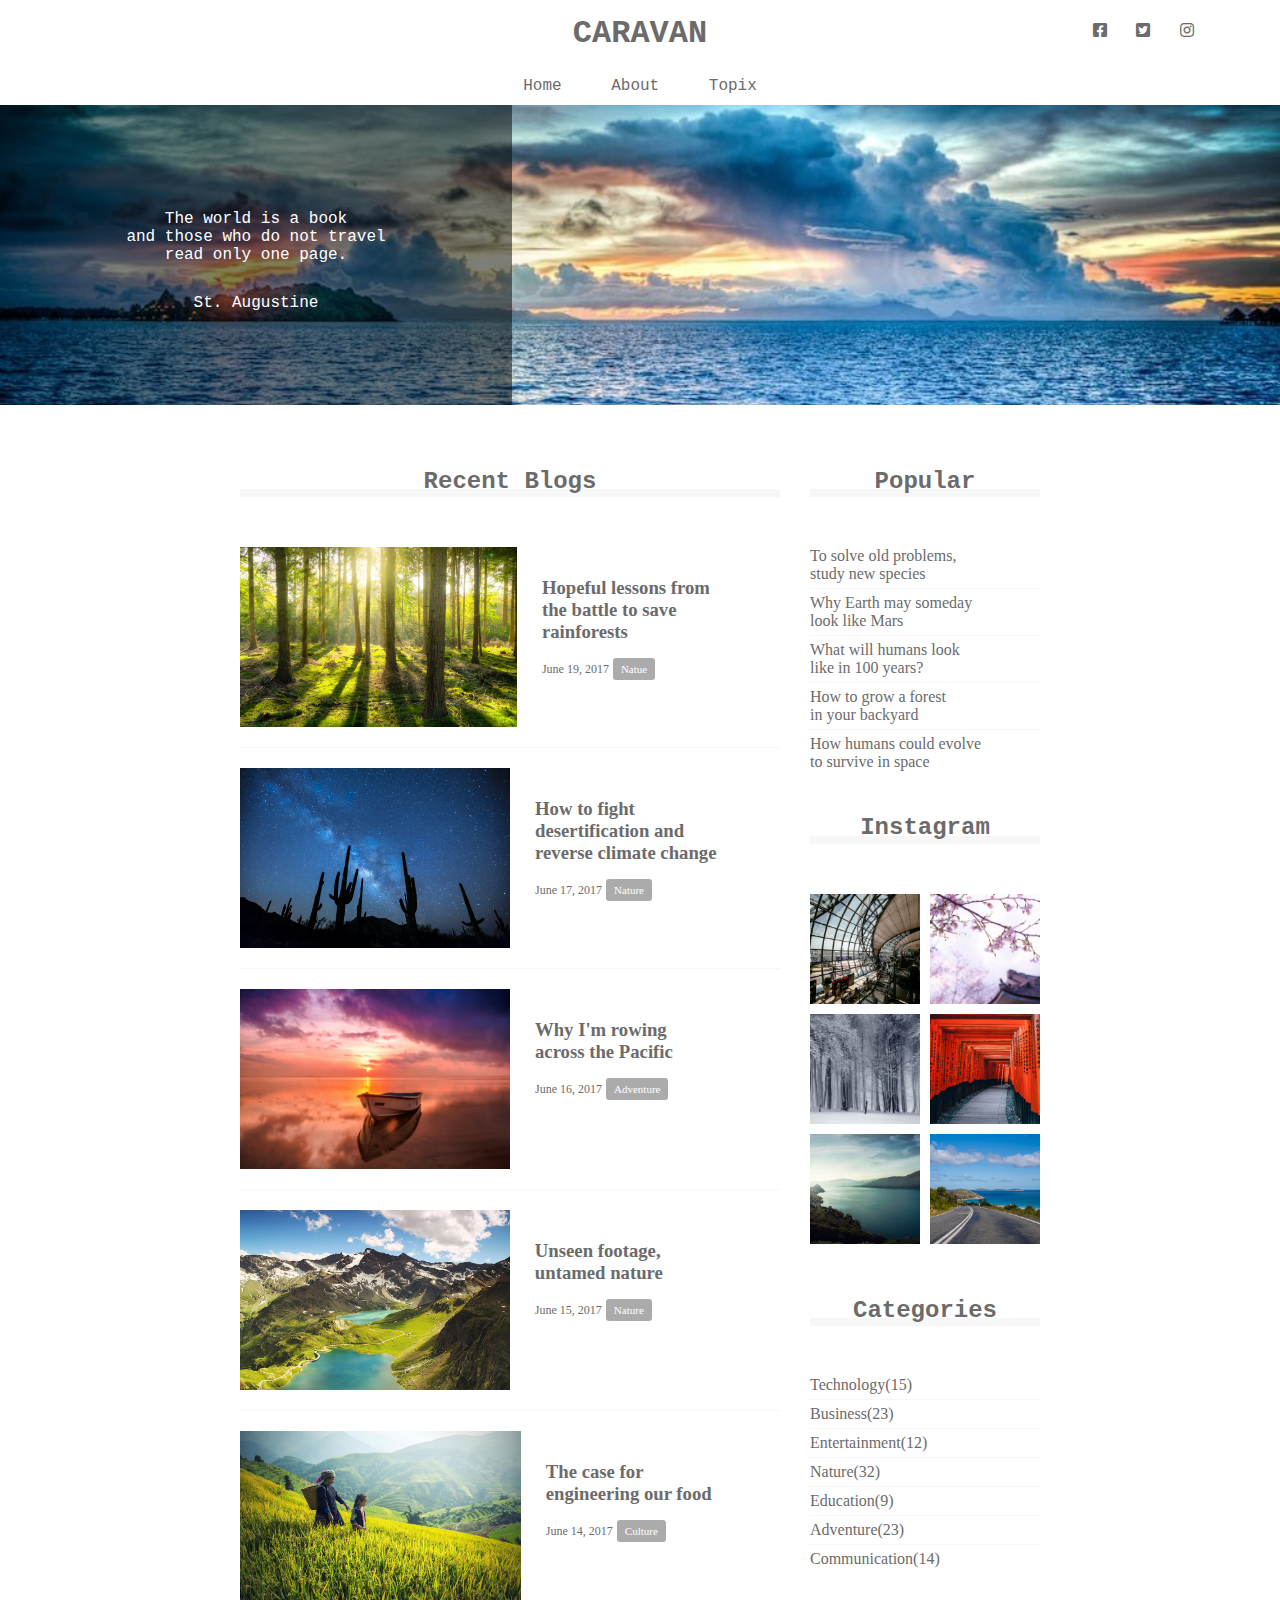
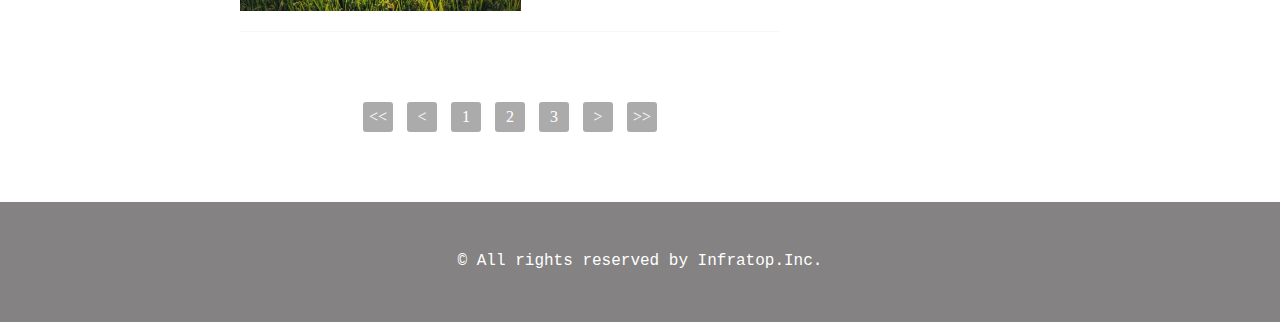
<file: index.html>
<!DOCTYPE html>
<html>
<head>
  <meta charset="UTF-8">
  <meta name="viewport" content="width=device-width,initial-scale=1.0">
  <link rel="stylesheet" href="https://use.fontawesome.com/releases/v5.0.13/css/all.css">
  <link rel="stylesheet" href="style.css">
  <title>CARAVAN2</title>
</head>
<body>
  <header>
    <h1 class="headline">
      <a href="index.html">CARAVAN</a>
    </h1>
    <div class="social">
      <i class="fab fa-facebook-square"></i>
      <i class="fab fa-twitter-square"></i>
      <i class="fab fa-instagram"></i>
    </div>
  </header>

  <nav>
    <ul class="nav-list">
      <li class="nav-list-item">
        <a href="index.html">Home</a>
      </li>
      <li class="nav-list-item">About</li>
      <li class="nav-list-item">Topix</li>
    </ul>
  </nav>
  
  <div class="main-visual">
  	<div class="main-visual-content">
      <p class="main-visual-text">
        The world is a book<br>
        and those who do not travel<br>
        read only one page.
      </p>
      <p class="main-visual-name">
        St. Augustine
      </p>
    </div>
  </div>
  
  <main class="clearfix">
    <section class="blog">
      <h2 class="blog-headline">Recent Blogs</h2>
      <div class="blog-box">
       <div class="blog-item clearfix">
         <img class="blog-image" src="img/forest.jpg">
         <section class="blog-text">
          <h3 class="blog-text-headline">
            <a href="single.html">
              Hopeful lessons from<br>
              the battle to save<br>
              rainforests
            </a>
          </h3>
          <p class="blog-date"> June 19, 2017</p>
          <span class="category">Natue</span>
         </section>
       </div>
       <div class="blog-item clearfix">
         <img class="blog-image" src="img/desert.jpg">
         <section class="blog-text">
            <h3 class="blog-text-headline">
              <a href="single.html">
                How to fight<br>
                desertification and<br>
                reverse climate change
              </a>
            </h3>
            <p class="blog-date">June 17, 2017</p>
            <span class="category">Nature</span>
          </section>
       </div>
       <div class="blog-item clearfix">
         <img class="blog-image" src="img/sunset-min.jpg">
         <section class="blog-text">
            <h3 class="blog-text-headline">
              <a href="single.html">
                Why I'm rowing<br>
                across the Pacific
              </a>
            </h3>
            <p class="blog-date">June 16, 2017</p>
            <span class="category">Adventure</span>
          </section>
       </div>
       <div class="blog-item clearfix">
         <img class="blog-image" src="img/italy.jpg">
         <section class="blog-text">
            <h3 class="blog-text-headline">
              <a href="single.html">
                Unseen footage,<br>
                untamed nature
              </a>
            </h3>
            <p class="blog-date">June 15, 2017</p>
            <span class="category">Nature</span>
          </section>
       </div>
       <div class="blog-item clearfix">
         <img class="blog-image" src="img/asia.jpg">
         <section class="blog-text">
            <h3 class="blog-text-headline">
              <a href="single.html">
                The case for<br>
                engineering our food
              </a>
            </h3>
            <p class="blog-date">June 14, 2017</p>
            <span class="category">Culture</span>
          </section>
       </div>
      </div>
      <div class="pagination">
       <p><<</p>
       <p><</p>
       <p>1</p>
       <p>2</p>
       <p>3</p>
       <p>></p>
       <p>>></p>
      </div>
    </section>

  	<div class="sidebar">
     <section class="popular">
       <h2 class="sidebar-headline">Popular</h2>
       <div class="sidebar-contents">
         <p class="popular-text">To solve old problems,<br>study new species</p>
         <p class="popular-text">Why Earth may someday<br>look like Mars</p>
         <p class="popular-text">What will humans look<br>like in 100 years?</p>
         <p class="popular-text">How to grow a forest<br>in your backyard</p>
         <p class="popular-text">How humans could evolve<br>to survive in space</p>
       </div>
     </section>
     <section class="instagram">
       <h2 class="instagram-headline">Instagram</h2>
       <div class="sidebar-contents clearfix">
          <div class="instagram-box"></div>
          <div class="instagram-box"></div>
          <div class="instagram-box"></div>
          <div class="instagram-box"></div>
          <div class="instagram-box"></div>
          <div class="instagram-box"></div>
       </div>
     </section>
     <section class="categories">
       <h2 class="categories-headline">Categories</h2>
       <div class="sidebar-contents">
          <p class="categories-text">Technology(15)</p>
          <p class="categories-text">Business(23)</p>
          <p class="categories-text">Entertainment(12)</p>
          <p class="categories-text">Nature(32)</p>
          <p class="categories-text">Education(9)</p>
          <p class="categories-text">Adventure(23)</p>
          <p class="categories-text">Communication(14)</p>
       </div>
     </section>
    </div>
  </main>

  <footer>
    <p class="footer-text">© All rights reserved by Infratop.Inc.</p>
  </footer>
</body>
</html>
</file>
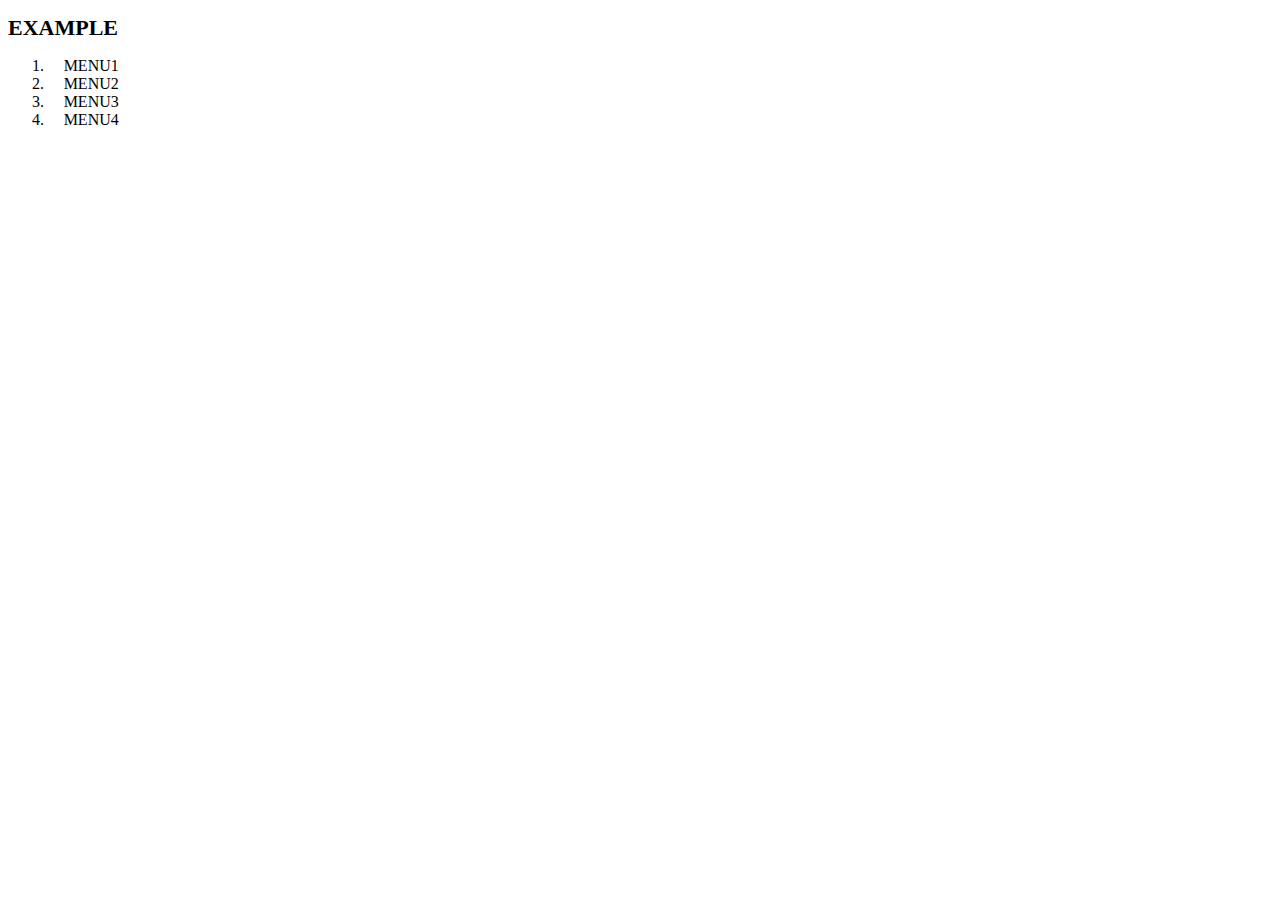
<file: index2.html>
<!DOCTYPE HTML>
<html>
<head>
	<meta charset="UTF-8">
	<title>確認問題HTML</title>
	<link rel="stylesheet" href="style2.css">
</head>
<body>
  <header>
  	<h1 class="headline">EXAMPLE</h1>
  	<nav class="nav">
  	  <ol class="list">
  		<li class="list-item">MENU1</li>
  		<li class="list-item">MENU2</li>
  		<li class="list-item">MENU3</li>
  		<li class="list-item">MENU4</li>
  	  </ol>
  	</nav>
  </header>
</body>
</html>
</file>
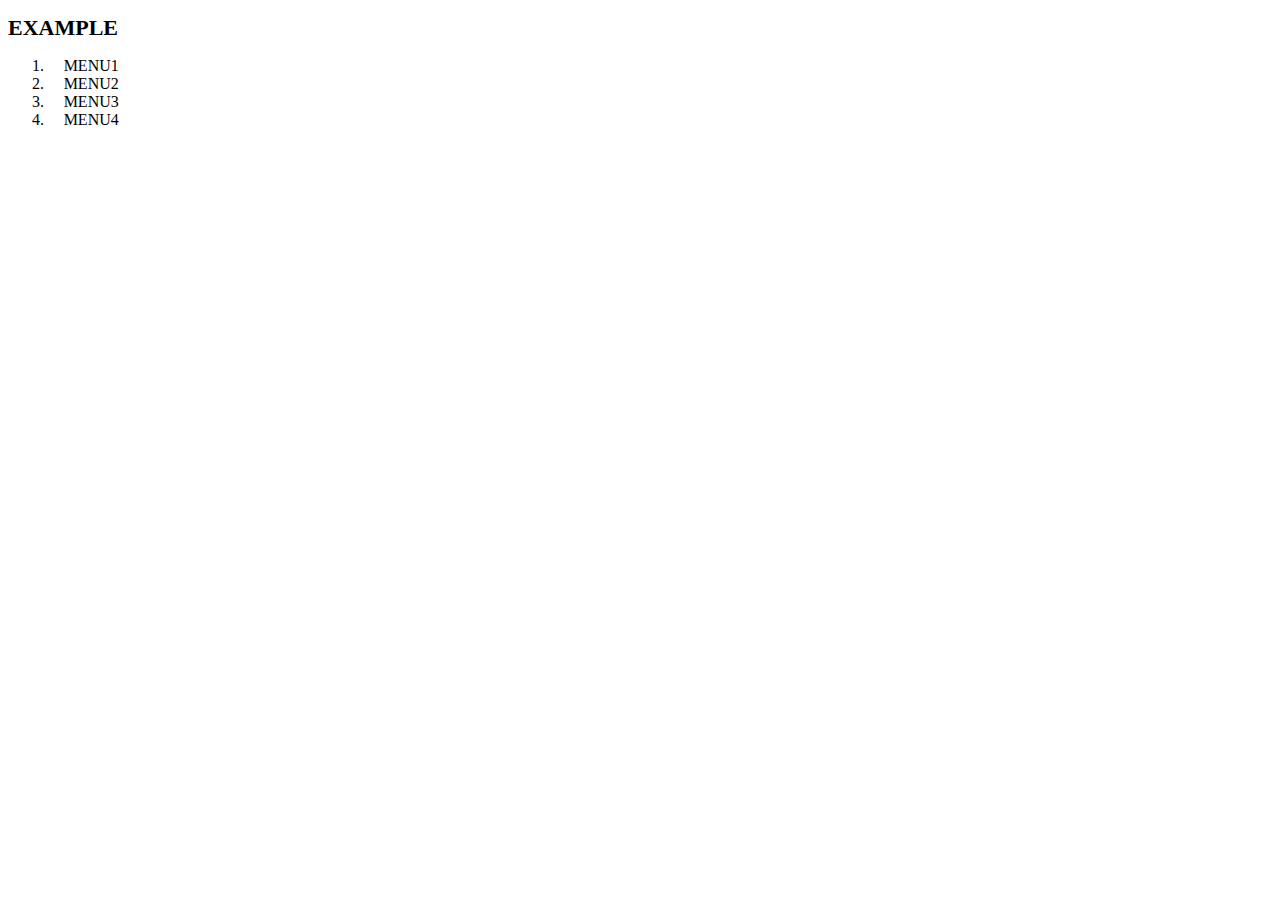
<file: index3.html>
<!DOCTYPE HTML>
<html>
<head>
	<meta charset="UTF-8">
	<title>確認問題HTML</title>
	<link rel="stylesheet" href="style3.css">
</head>
<body>
  <header>
  	<h1 class="headline">EXAMPLE</h1>
  	<nav class="nav">
  	  <ol class="list">
  		<li class="list-item">MENU1</li>
  		<li class="list-item">MENU2</li>
  		<li class="list-item">MENU3</li>
  		<li class="list-item">MENU4</li>
  	  </ol>
  	</nav>
  </header>
</body>
</html>
</file>
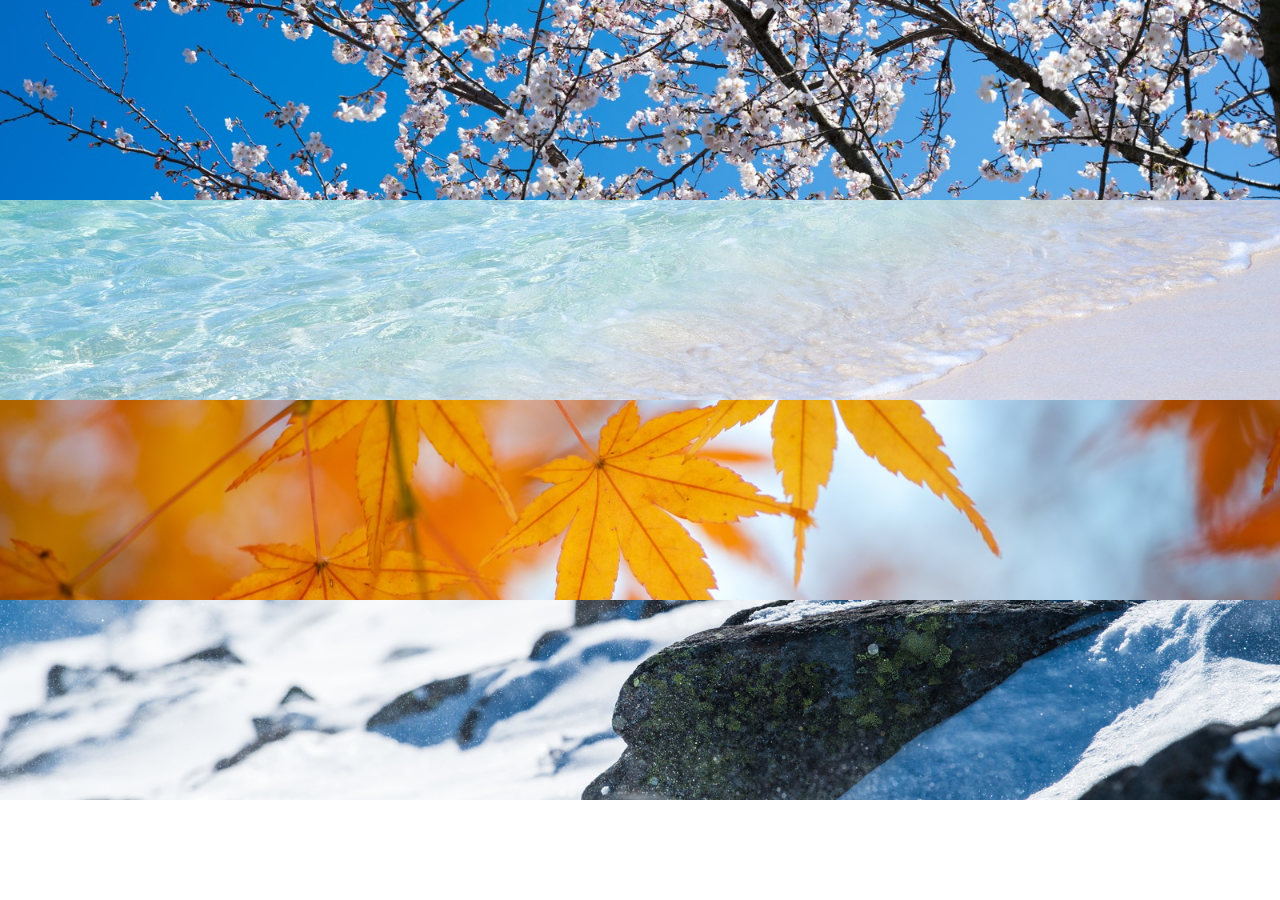
<file: index5.html>
<!DOCTYPE html>
<html>
<head>
  <meta charset="UTF-8">
  <link rel="stylesheet" href="style5.css">
  <title>演習5問題</title>
</head>
<body>
  <div class="main1"></div>
  <div class="main2"></div>
  <div class="main3"></div>
  <div class="main4"></div>
</body>
</html>
</file>
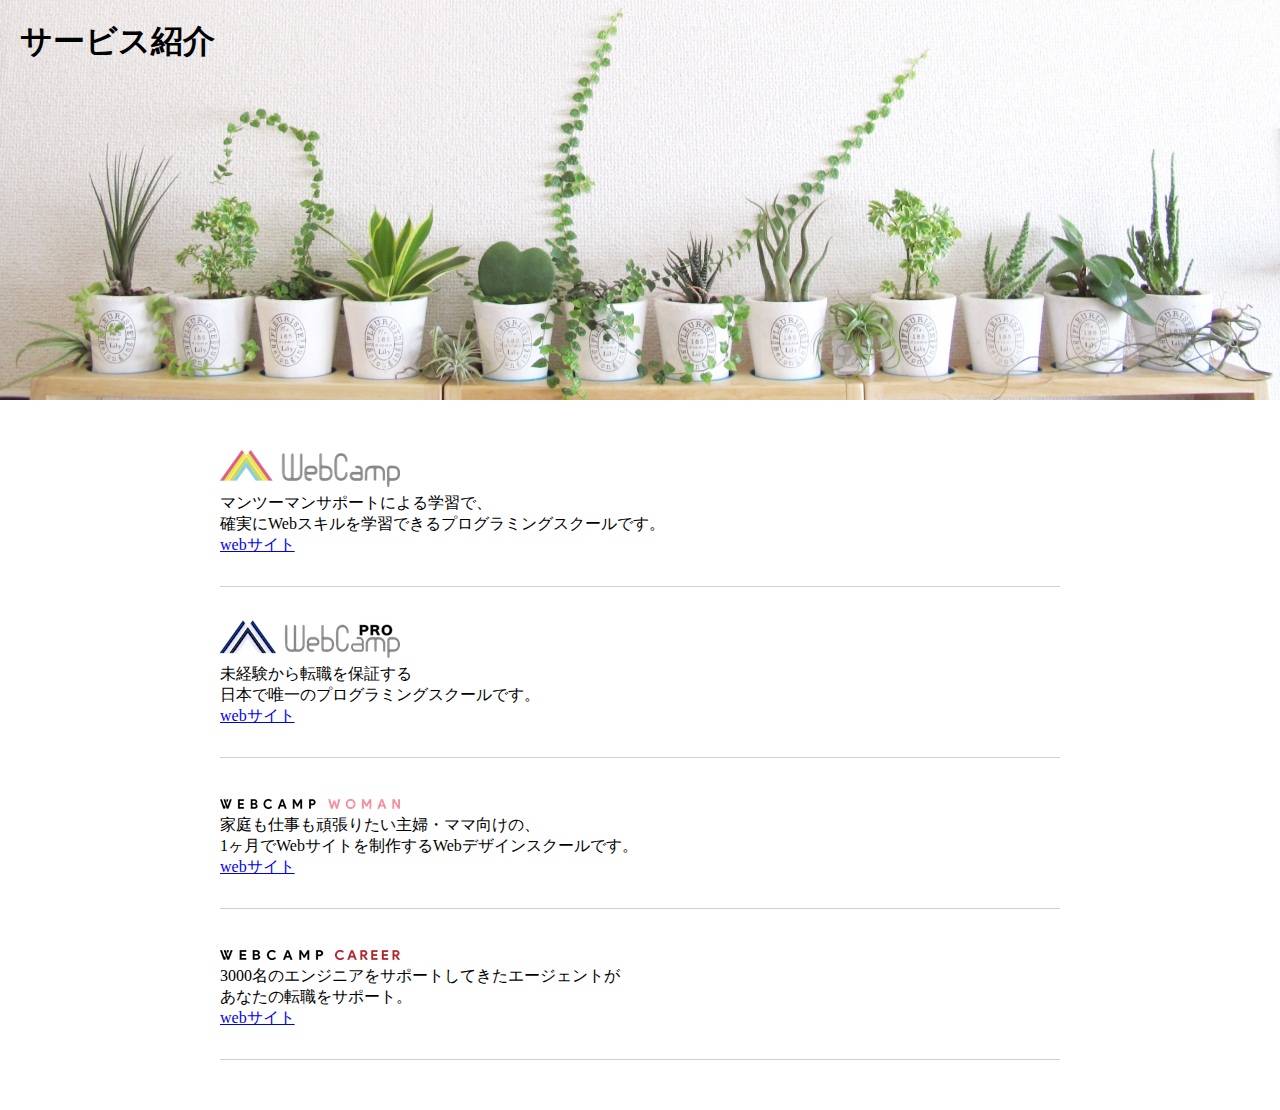
<file: index6.html>
<!DOCTYPE html>
<html>
<head>
  <meta charset="UTF-8">
  <link rel="stylesheet" href="style6.css">
  <title>演習問題６CARAVAN2</title>
</head>
<body>
  <section class="main-visual">
    <h1 class="headline">サービス紹介</h1>
  </section>
  
  <main>
    <section class="box1">
      <h2><img src="img3/wc-logo.png" alt="ロゴ"></h2>
      <p>マンツーマンサポートによる学習で、<br>確実にWebスキルを学習できるプログラミングスクールです。</p>
      <a href="https://web-camp.io/">webサイト</a>
    </section>
    
    <section class="box2">
      <h2><img src="img3/wcp-logo.png" alt="ロゴ"></h2>
      <p>未経験から転職を保証する<br>日本で唯一のプログラミングスクールです。</p>
      <a href="http://web-camp.io/pro/">webサイト</a>
    </section>

    <section class="box3">
      <h2><img src="img3/wcw-logo.png" alt="ロゴ"></h2>
      <p>家庭も仕事も頑張りたい主婦・ママ向けの、<br>1ヶ月でWebサイトを制作するWebデザインスクールです。</p>
      <a href="http://web-camp.io/woman/">webサイト</a>
    </section>

    <section class="box4">
      <h2><img src="img3/wcc-logo.png" alt="ロゴ"></h2>
      <p>3000名のエンジニアをサポートしてきたエージェントが<br>あなたの転職をサポート。</p>
      <a href="http://web-camp.io/career/">webサイト</a>
    </section>

  </main>
  
</body>
</html>
</file>
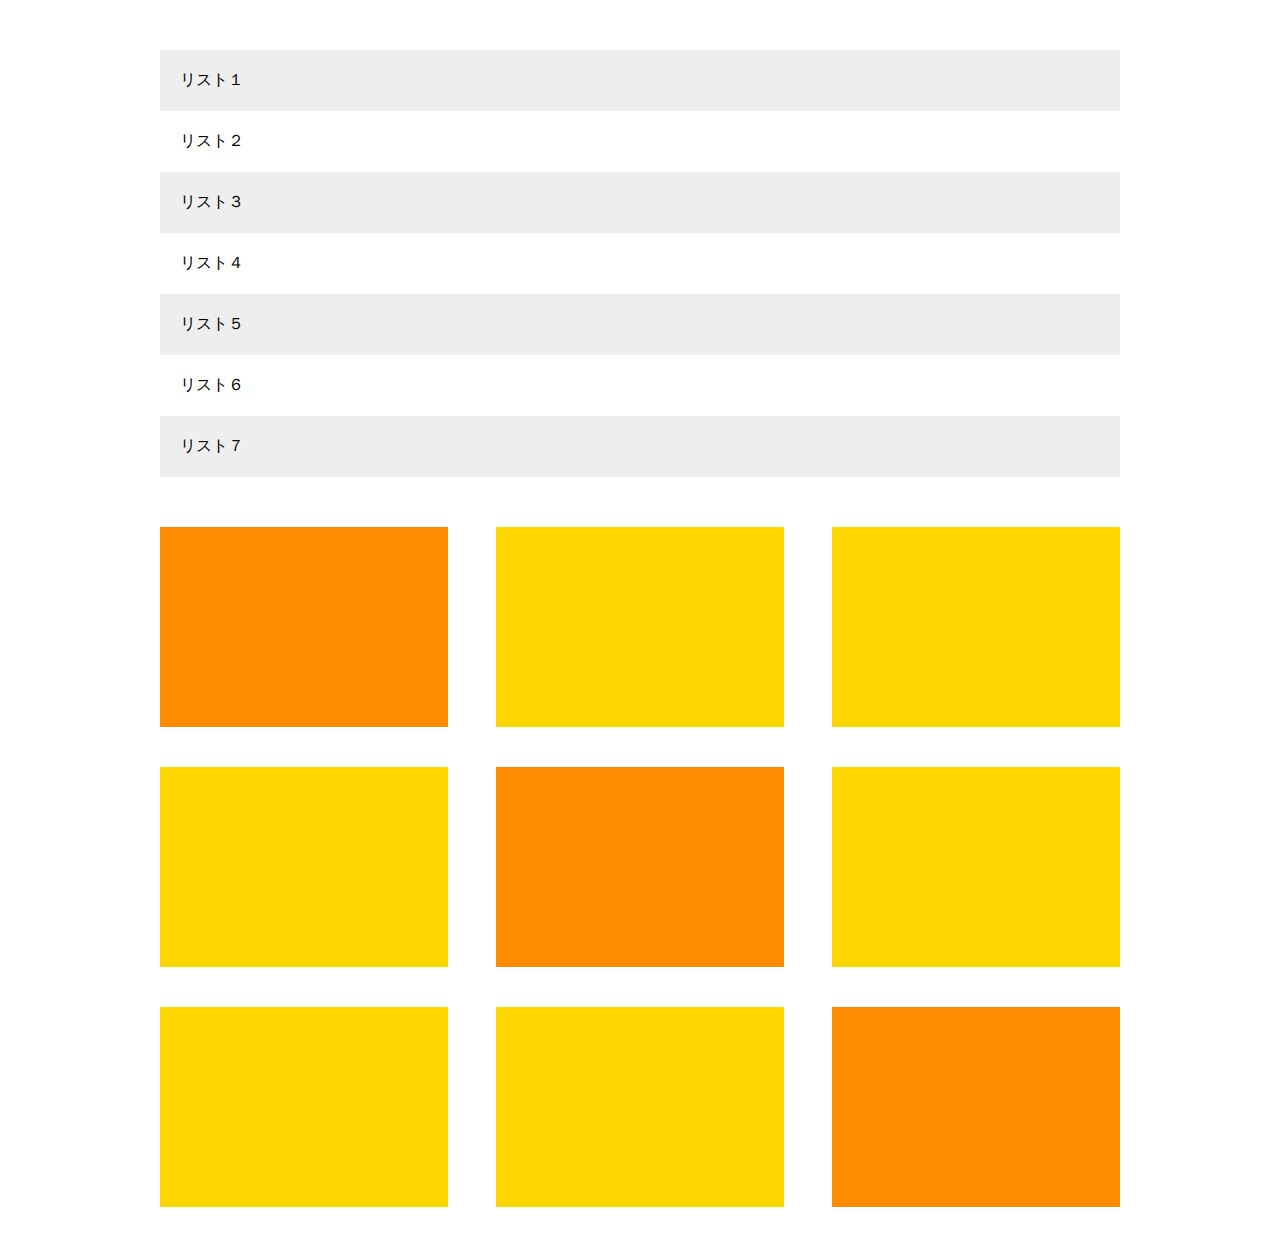
<file: index7.html>
<!DOCTYPE html>
<html>
<head>
  <meta charset="UTF-8">
  <link rel="stylesheet" href="style7.css">
  <title>演習問題７</title>
</head>
<body>
<main>
  <ul class="listbox">
    <li class="box1">リスト１</li>
    <li class="box1">リスト２</li>
    <li class="box1">リスト３</li>
    <li class="box1">リスト４</li>
    <li class="box1">リスト５</li>
    <li class="box1">リスト６</li>
    <li class="box1">リスト７</li>
  </ul>

  <div class="clearfix">
    <div class="box2"></div>
    <div class="box2"></div>
    <div class="box2"></div>
    <div class="box2"></div>
    <div class="box2"></div>
    <div class="box2"></div>
    <div class="box2"></div>
    <div class="box2"></div>
    <div class="box2"></div>
  </div>
</main>

</body>
</html>
</file>
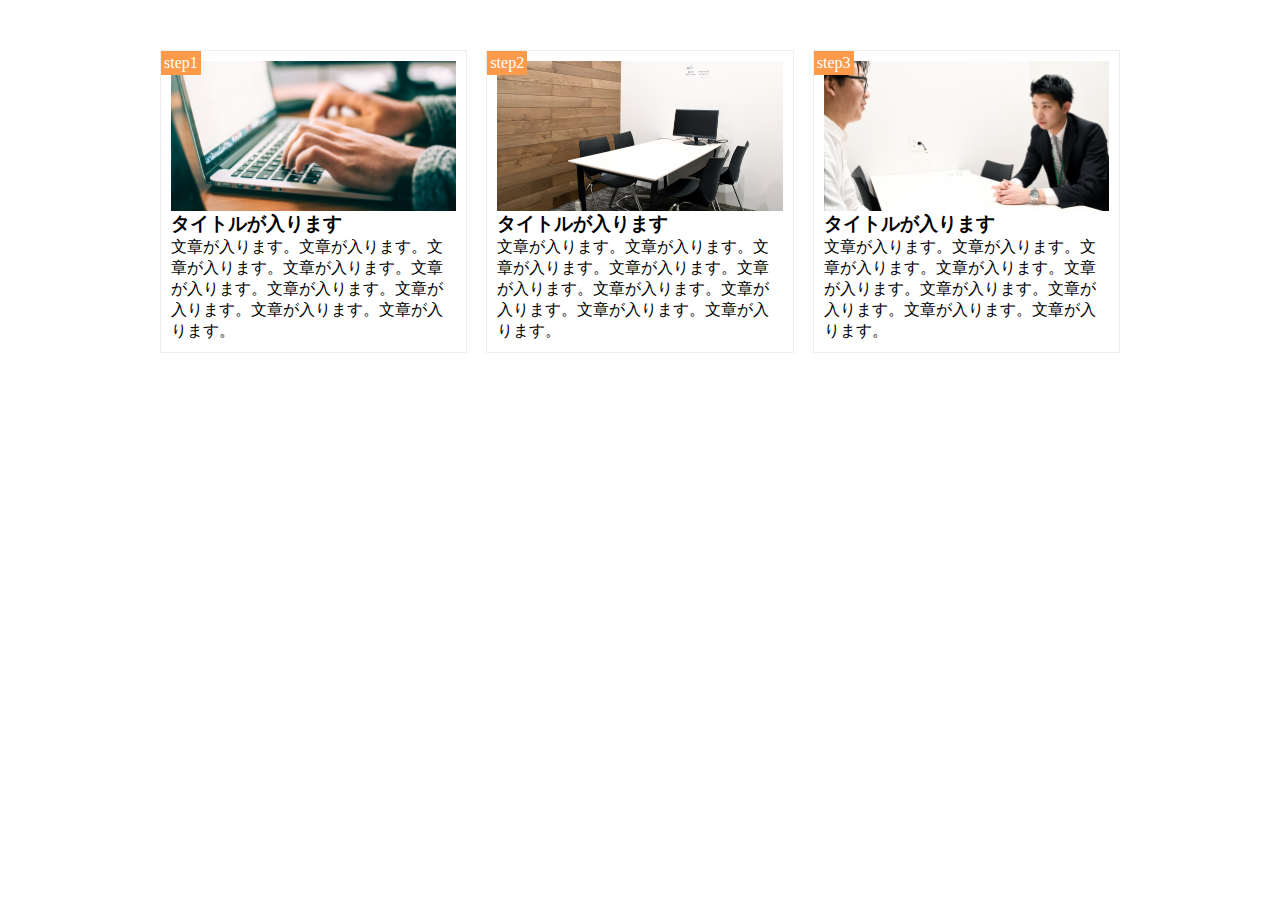
<file: index8-2.html>
<!DOCTYPE html>
<html>
<head>
  <meta charset="UTF-8">
  <link rel="stylesheet" href="https://use.fontawesome.com/releases/v5.0.13/css/all.css">
  <link rel="stylesheet" href="style8-2.css">
  <title>演習問題８</title>
</head>
<body>
  <main class="clearfix">
  	<div class="box1">
      <div class="step-img1"></div>
      <span class="num">step1</span>
  		<h3 class="titile">タイトルが入ります</h3>
  		<p class="text">文章が入ります。文章が入ります。文章が入ります。文章が入ります。文章が入ります。文章が入ります。文章が入ります。文章が入ります。文章が入ります。
  		</p>
  	</div>

  	<div class="box1">
      <div class="step-img2"></div>
      <span class="num">step2</span>
      <h3 class="titile">タイトルが入ります</h3>
      <p class="text">文章が入ります。文章が入ります。文章が入ります。文章が入ります。文章が入ります。文章が入ります。文章が入ります。文章が入ります。文章が入ります。
      </p>
    </div>

  	<div class="box1">
      <div class="step-img3"></div>
      <span class="num">step3</span>
      <h3 class="titile">タイトルが入ります</h3>
      <p class="text">文章が入ります。文章が入ります。文章が入ります。文章が入ります。文章が入ります。文章が入ります。文章が入ります。文章が入ります。文章が入ります。
      </p>
    </div>
  </main>
  
</body>
</html>
</file>
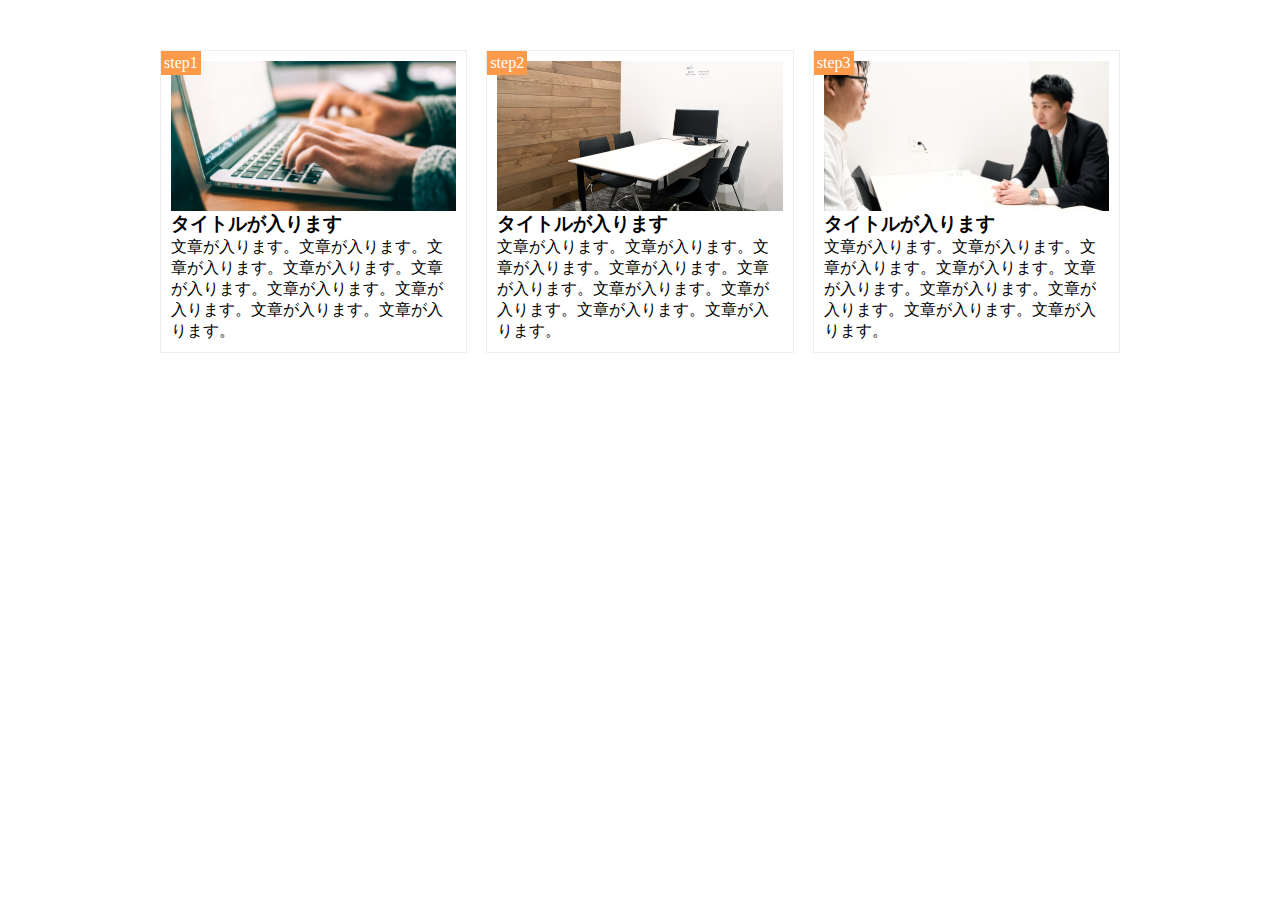
<file: 課題問題9.html>
<!DOCTYPE html>
<html>
<head>
  <meta charset="UTF-8">
  <meta name="viewport" content="width=device-width,initial-scale=1.0">
   <link rel="stylesheet" href="https://maxcdn.bootstrapcdn.com/font-awesome/4.7.0/css/font-awesome.min.css">
  <link rel="stylesheet" href="課題問題9.css">
  <title>課題問題9</title>
</head>
<body>

  <main class="clearfix">
  	<div class="box1">
      <div class="step-img1"></div>
      <span class="num">step1</span>
  		<h3 class="titile">タイトルが入ります</h3>
  		<p class="text">文章が入ります。文章が入ります。文章が入ります。文章が入ります。文章が入ります。文章が入ります。文章が入ります。文章が入ります。文章が入ります。
  		</p>
  	</div>

  	<div class="box1">
      <div class="step-img2"></div>
      <span class="num">step2</span>
      <h3 class="titile">タイトルが入ります</h3>
      <p class="text">文章が入ります。文章が入ります。文章が入ります。文章が入ります。文章が入ります。文章が入ります。文章が入ります。文章が入ります。文章が入ります。
      </p>
    </div>

  	<div class="box1">
      <div class="step-img3"></div>
      <span class="num">step3</span>
      <h3 class="titile">タイトルが入ります</h3>
      <p class="text">文章が入ります。文章が入ります。文章が入ります。文章が入ります。文章が入ります。文章が入ります。文章が入ります。文章が入ります。文章が入ります。
      </p>
    </div>
  </main>
  
</body>
</html>
</file>
<file: style.css>
* {
  margin: 0;
  padding: 0;
  box-sizing: border-box;
  color: #6c6b6b;
}
a {
  text-decoration: none;
}
.clearfix::after{
  content: "";
  display: block;
  clear: both;
}
header, nav, h2, .main-visual, footer {
  font-family: Chalkduster, "Bradley Hand", Courier, "Segoe Print", sans-serif;
}
header {
  position: relative;
  width: 90%;
  padding: 15px 0;
  margin: 0 auto;
  text-align: center;
}
header .headline {
  font-size: 32px;
}
.social {
  position:absolute;
  top: 22px;
  right: 22px;
}
.social i {
  display: inline-block;
  margin-left: 20px;
}

.nav-list {
  text-align: center;
  padding: 10px 0;
  margin: 0 auto;
}
.nav-list-item {
  list-style: none;
  display: inline-block;
  margin: 0 20px;
}
.main-visual {
  width: 100%;
  height: 300px;
  background-image: url(img/mv.jpg);
  background-size: cover;
  background-position: center;
}
.main-visual-content{
  width: 40%;
  height: 300px;
  background-color: rgba( 0,0,0,0.5);
  text-align: center;
  padding-top: 105px;
}
.main-visual-text {
  color: #fff;
}
.main-visual-name {
  margin-top: 30px;
  color: #fff;
}

main {
  width: 800px;
  margin: 0 auto;
  padding: 70px 0;
}
.blog {
  width: 540px;
  float: left;
  margin-right: 30px;
}
.blog-headline {
  border-bottom: 8px solid #f7f7f7;
  text-align: center;
  line-height: 0.6;
}
.blog-item {
  padding-bottom: 20px;
  margin-bottom: 20px;
  border-bottom: 1px solid #f7f7f7;
}
.blog-box {
  padding-top: 50px;
}
.blog-image {
  float: left;
  height: 180px;
}
.blog-text-headline {
  padding-bottom: 15px;
}
.blog-text {
  float: left;
  padding: 30px 0 0 25px;
}
.blog-date {
  font-size: 12px;
  display: inline-block;
}
.category {
  display: inline-block;
  padding: 5px 8px;
  background-color: #acabab;
  border-radius: 3px;
  color: #fff;
  font-size: 11px;
}

.sidebar {
  width: 230px;
  float: left;
}
.sidebar-headline, .instagram-headline, .categories-headline {
  border-bottom: 8px solid #f7f7f7;
  text-align: center;
  line-height: 0.6;
}
.sidebar-contents {
  padding: 50px 0;
}
.popular-text, .categories-text {
  padding-bottom: 5px;
  border-bottom: 1px solid #f7f7f7;
  margin-bottom: 5px;
  }
.popular-text:last-child, .categories-text:last-child {
  margin: 0;
  padding: 0;
  border: none;
  }
.instagram-box {
  float: left;
  width: 110px;
  padding-top: 110px;
  background-size: cover;
  background-position: center;
  }
.instagram-box:nth-child(odd) {
  margin: 0 10px 10px 0;
  }
.instagram-box:nth-child(1) {
  background-image: url(img/airport.jpg);
  }
.instagram-box:nth-child(2) {
  background-image: url(img/japan.jpg);
  }
.instagram-box:nth-child(3) {
  background-image: url(img/snow.jpg);
  }
.instagram-box:nth-child(4) {
  background-image: url(img/japan2.jpg);
  }
.instagram-box:nth-child(5) {
  background-image: url(img/lake.jpg);
  }
.instagram-box:nth-child(6) {
  background-image: url(img/road.jpg);
  }
.pagination {
  text-align: center;
  padding-top: 50px;
}
.pagination p {
  display: inline-block;
  width: 30px;
  height: 30px;
  margin: 0 5px;
  color: #fff;
  background-color: #acabab;
  border-radius: 3px;
  line-height: 30px;
}

footer {
  width: 100%;
  height: 120px;
  text-align: center;
  padding: 50px 0;
  background-color: #848282;
}
.footer-text {
  color: #fff;
}

@media screen and (max-width: 768px) {
  .blog {
    padding-left: 1%;
    margin-right: 22px;
  }
  .blog-image {
    width: 45%;
  }

@media screen and (max-width: 425px) {
  header {
    width: 100%;
  }
  .main-visual-content {
    padding-top: 50px;
  }
  .nav-list {
    width: 100%;
  }
  .nav-list-item {
    width: 100%;
    margin: 0 0 10px 0;
  }
  .social {
    display: none;
  }
  .main-visual {
    width: 100%;
  }
  main {
    width: 100%;
  }
  .blog {
    width: 100%;
    margin: 0;
  }
  .blog-box {
    padding-left: 2%;
    padding-right: 2%;
  }
  .blog-image {
    width: 49%;
  }
  .blog-text {
    width: 49%;
    padding-top: 5px;
  }
  .sidebar {
    width: 100%;
    padding-right: 3%;
    padding-left: 3%;
  }
  .instagram-box {
    width: 48%;
    padding-top: 48%;
  }
  .instagram-box:nth-child(odd) {
    margin-right: 4%;
  }
  .pagination {
    margin-bottom: 50px;
  }
}

@media screen and (max-width: 375px) {
  .main-visual-content {
    padding-top: 50px;
  }
  .blog-text {
    padding-left: 2%;
  }
  .blog-text-headline {
    font-size: 18px;
  }
}

@media screen and (max-width: 320px) {
  .blog-text-headline {
    font-size: 14px;
  }
  .blog-date {
    display: block;
    }
  .main-visual-content {
    font-size: 15px;
  }
}
</file>
<file: style2.css>
header {
  width: 10%;
}
.headline {
  font-size: 22px;
}
nav {
  text-align: center;
}
</file>
<file: style3.css>
header {
  width: 10%;
}
.headline {
  font-size: 22px;
}
nav {
  text-align: center;
}
</file>
<file: style5.css>
* {
  margin: 0;
  padding: 0;
  box-sizing: border-box;
}
.main1 {
  width: 100%;
  height: 200px;
  background-image: url(img2/box1.jpg);
  background-size: cover;
  background-position: center;
}
.main2 {
 width: 100%;
 height: 200px;
 background-image: url(img2/box2.jpg);
 background-size: cover;
 background-position: center;
}
.main3 {
  width: 100%;
  height: 200px;
  background-image: url(img2/box3.jpg);
  background-size: cover;
  background-position: center;
}
.main4 {
  width: 100%;
  height: 200px;
  background-image: url(img2/box4.jpg);
  background-size: cover;
  background-position: center;
}
</file>
<file: style6.css>
* {
  margin: 0;
  padding: 0;
  box-sizing: border-box;
}
.main-visual {
  width: 100%;
  height: 400px;
  background-image: url(img3/mv.jpg);
  background-size: cover;
  background-position: bottom;
}
.headline {
  padding: 20px;
}
main {
  width: 840px;
  margin: 50px auto;
}
.box1 {
  padding-bottom: 30px;
  border-bottom: 1px solid #d1d1d1;
  margin-bottom: 30px;
}
.box2 {
  padding-bottom: 30px;
  border-bottom: 1px solid #d1d1d1;
  margin-bottom: 30px;
}
.box3 {
  padding-bottom: 30px;
  border-bottom: 1px solid #d1d1d1;
  margin-bottom: 30px;
}
.box4 {
  padding-bottom: 30px;
  border-bottom: 1px solid #d1d1d1;
  margin-bottom: 30px;
}
</file>
<file: style7.css>
* {
  margin: 0;
  padding: 0;
  box-sizing: border-box;
}
.clearfix::after{
  content: "";
  display: block;
  clear: both;
}

main {
  width: 960px;
  margin: 50px auto;
}

.listbox {
  margin-bottom: 50px;
}
.box1 {
  list-style: none;
  padding: 20px;
}
.box1:nth-child(odd){
  background-color: #eee;
}

.box2 {
  background-color: #ffd700;
  width: 30%;
  height: 200px;
  float: left;
  margin-right: 5%;
  margin-bottom: 40px;
}

.box2:first-child,
.box2:last-child,
.box2:nth-child(5){
  background-color: #ff8c00;
}

.box2:nth-child(3n){
  margin-right: 0;
}

.box2:nth-last-child(-n+3){
  margin-bottom: 0;
}
</file>
<file: style8-2.css>
* {
  margin: 0;
  padding: 0;
  box-sizing: border-box;
}
.clearfix::after{
  content: "";
  display: block;
  clear: both;
}
main {
  margin: 50px auto;
  width: 960px;
}

.box1 {
  border: 1px solid #eee;
  padding: 10px ;
  float: left;
  margin-right: 2%;
  width: 32%;
  position: relative;
}
.box1:last-child{
  margin-right: 0;
}

.step-img1 {
  height: 150px;
  background-image: url(img4/flow01.png);
  background-position: bottom;
  background-size: cover;
}
.step-img2 {
  height: 150px;
  background-image: url(img4/flow02.png);
  background-position: bottom;
  background-size: cover;
}
.step-img3 {
  height: 150px;
  background-image: url(img4/flow03.png);
  background-position: bottom;
  background-size: cover;
}

.num {
  position: absolute;
  top: 0;
  left: 0;
  background-color: #FF9A4B;
  color: #fff;
  padding: 3px;
}

.title {
  margin: 15px 0 5px;
}
</file>
<file: 課題問題9.css>
* {
  margin: 0;
  padding: 0;
  box-sizing: border-box;
}
.clearfix::after{
  content: "";
  display: block;
  clear: both;
}
main {
  margin: 50px auto;
  width: 960px;
}

.box1 {
  border: 1px solid #eee;
  padding: 10px ;
  float: left;
  margin-right: 2%;
  width: 32%;
  position: relative;
}
.box1:last-child{
  margin-right: 0;
}
.step-img1 {
  height: 150px;
  background-image: url(img4/flow01.png);
  background-position: bottom;
  background-size: cover;
}
.step-img2 {
  height: 150px;
  background-image: url(img4/flow02.png);
  background-position: bottom;
  background-size: cover;
}
.step-img3 {
  height: 150px;
  background-image: url(img4/flow03.png);
  background-position: bottom;
  background-size: cover;
}
.num {
  position: absolute;
  top: 0;
  left: 0;
  background-color: #FF9A4B;
  color: #fff;
  padding: 3px;
}

.title {
  margin: 15px 0 5px;
}


@media screen and (max-width: 768px) {
  main {
    width: 100%;
  }
  .box1 {
    float: none;
    margin: 0 auto 20px;
    width: 90%;
  }
  .box1:last-child {
    margin: 0 auto;
}
</file>
